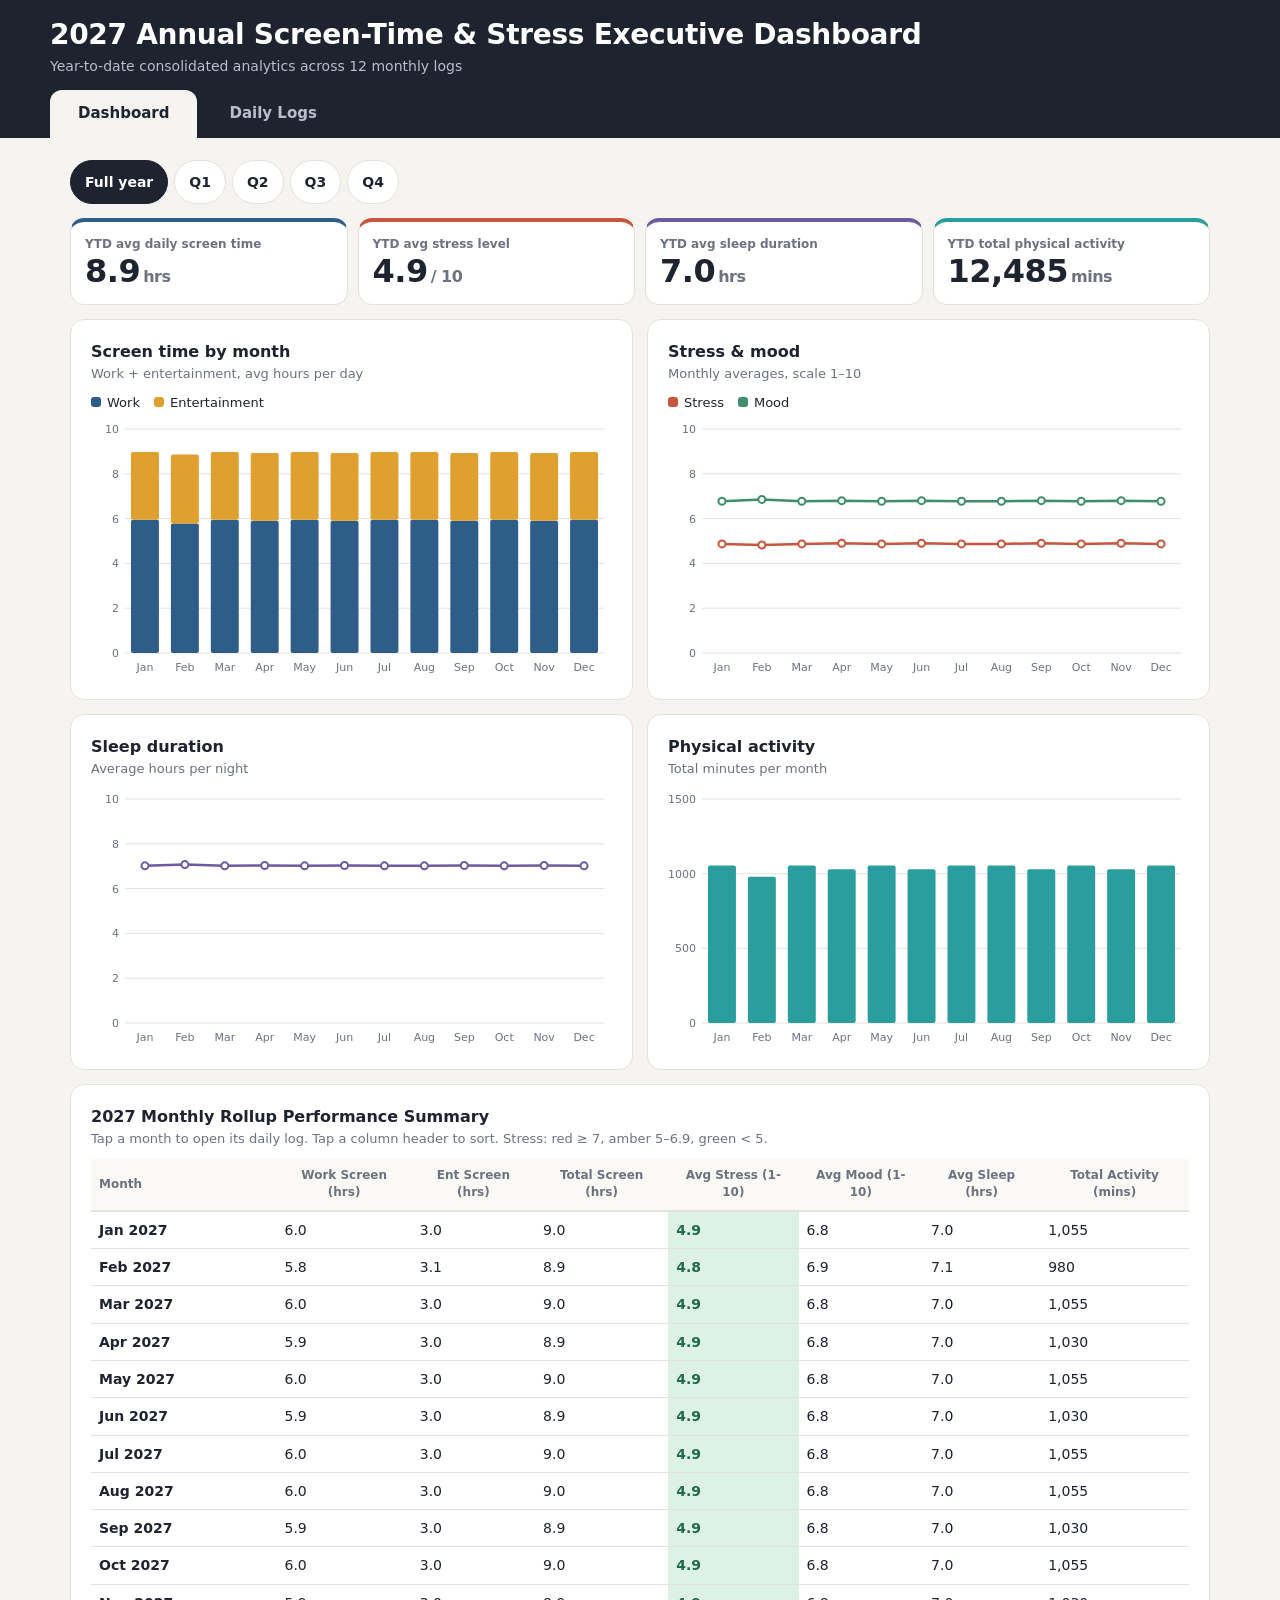
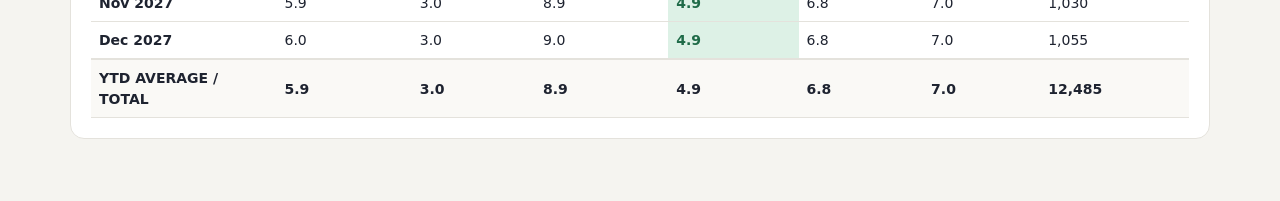
<file: screen_time_stress_dashboard_2027.html>
<!DOCTYPE html>
<html lang="en"><head>
<meta charset="UTF-8">
<meta name="viewport" content="width=device-width,initial-scale=1,viewport-fit=cover">
<title>2027 Screen-Time & Stress Dashboard</title>
<style>
:root{--bg:#F5F4F0;--card:#fff;--ink:#1E2330;--mut:#6B7280;--line:#E4E2DC;--acc:#2F5D8A;--work:#2F5D8A;--ent:#E0A030;--stress:#C8553D;--mood:#3F8F6B;--sleep:#6C5B9E;--act:#2A9D9D;--hi:#FBE3DE;--hit:#9B2C1A;--md:#FFF1D6;--mdt:#8A5A00;--lo:#DDF1E6;--lot:#1F6B48;--r:14px}
*{box-sizing:border-box;margin:0;padding:0;-webkit-tap-highlight-color:transparent}
body{font-family:system-ui,-apple-system,"Segoe UI",Roboto,Arial,sans-serif;background:var(--bg);color:var(--ink);line-height:1.45;-webkit-font-smoothing:antialiased;overflow-x:hidden}
button,input,select{font:inherit;color:inherit}button{cursor:pointer;touch-action:manipulation}
:focus-visible{outline:3px solid var(--acc);outline-offset:2px}
header{background:var(--ink);color:#fff;padding:calc(18px + env(safe-area-inset-top,0px)) 16px 0}
.hw{max-width:1180px;margin:0 auto}
h1{font-size:clamp(19px,4.6vw,28px);line-height:1.2;letter-spacing:-.3px}
header p{color:#B8BECC;font-size:14px;margin:4px 0 14px}
.tabs{display:flex;gap:4px}
.tab{flex:1;min-height:48px;background:transparent;border:0;color:#B8BECC;font-weight:600;font-size:15px;border-radius:12px 12px 0 0}
.tab.on{background:var(--bg);color:var(--ink)}
main{max-width:1180px;margin:0 auto;padding:16px 14px calc(40px + env(safe-area-inset-bottom,0px))}
.view{display:none}.view.on{display:block}
.bar{display:flex;flex-wrap:wrap;gap:8px;align-items:center;margin-bottom:14px}
.seg{display:flex;flex-wrap:wrap;gap:6px}
.chip{min-height:44px;padding:8px 14px;border-radius:99px;border:1.5px solid var(--line);background:#fff;font-size:14px;font-weight:600}
.chip.on{background:var(--ink);border-color:var(--ink);color:#fff}
.months{display:grid;grid-template-columns:repeat(4,1fr);gap:6px;margin-bottom:14px}
.months .chip{padding:8px 4px;text-align:center;border-radius:12px}
.field{display:flex;flex-direction:column;gap:3px;font-size:12px;font-weight:600;color:var(--mut);flex:1 1 150px}
.field select,.field input{min-height:46px;padding:8px 12px;border:1.5px solid var(--line);border-radius:12px;background:#fff;font-size:16px;color:var(--ink);width:100%}
.kpis{display:grid;grid-template-columns:repeat(2,1fr);gap:10px;margin-bottom:14px}
.kpi{background:var(--card);border:1px solid var(--line);border-radius:var(--r);padding:14px;border-top:4px solid var(--c)}
.kpi small{display:block;font-size:12px;font-weight:600;color:var(--mut)}
.kpi b{font-size:clamp(22px,6vw,32px);line-height:1.15;letter-spacing:-.5px}.kpi b i{font-style:normal;font-size:.5em;color:var(--mut);font-weight:600;margin-left:3px}
.card{background:var(--card);border:1px solid var(--line);border-radius:var(--r);padding:16px;margin-bottom:14px;min-width:0}
h2{font-size:16px;margin-bottom:2px}.hint{font-size:13px;color:var(--mut);margin-bottom:10px}
.grid{display:grid;gap:14px}.grid .card{margin:0}
.leg{display:flex;flex-wrap:wrap;gap:4px 14px;font-size:13px;margin:6px 0}
.leg span:before{content:"";display:inline-block;width:10px;height:10px;border-radius:3px;background:var(--c);margin-right:6px}
.ch{position:relative;width:100%}.ch svg{display:block;width:100%;height:auto}
.tip{position:absolute;pointer-events:none;background:var(--ink);color:#fff;font-size:12px;padding:8px 10px;border-radius:8px;z-index:5;white-space:nowrap;opacity:0;transition:opacity .1s}
.tip b{display:block;margin-bottom:2px}
table{width:100%;border-collapse:collapse;font-size:14px}
th{text-align:left;font-size:12px;color:var(--mut);font-weight:700;padding:8px 8px;border-bottom:2px solid var(--line);background:#FAF9F6}
th button{background:none;border:0;font-weight:700;font-size:12px;color:inherit;min-height:32px;padding:0}
td{padding:8px;border-bottom:1px solid var(--line);vertical-align:middle}
tfoot td{font-weight:700;background:#FAF9F6;border-top:2px solid var(--line)}
td.hi{background:var(--hi);color:var(--hit);font-weight:700}td.md{background:var(--md);color:var(--mdt);font-weight:700}td.lo{background:var(--lo);color:var(--lot);font-weight:700}
.rt tbody tr.click{cursor:pointer}.rt tbody tr.click:hover td{background:#F7F6F2}
td input{width:100%;min-width:0;min-height:40px;padding:6px 8px;border:1.5px solid var(--line);border-radius:10px;background:#fff;font-size:16px;text-align:center}
td.nt input{text-align:left}td.dt span{display:block;font-size:12px;color:var(--mut);font-weight:500}
td.hi input,td.md input,td.lo input{font-weight:700}
.tiles{display:grid;grid-template-columns:repeat(2,1fr);gap:8px}
.tile{background:#FAF9F6;border:1px solid var(--line);border-radius:12px;padding:10px 12px}.tile small{display:block;font-size:11px;color:var(--mut);font-weight:600}.tile b{font-size:18px}
.btn{min-height:44px;padding:8px 16px;border-radius:12px;border:1.5px solid var(--ink);background:var(--ink);color:#fff;font-weight:600;font-size:14px}.btn.sec{background:#fff;color:var(--ink)}
.empty{padding:24px;text-align:center;color:var(--mut)}
.foot{font-size:12px;color:var(--mut);text-align:center;margin-top:8px}
@media(min-width:560px){.kpis{grid-template-columns:repeat(4,1fr)}.months{grid-template-columns:repeat(6,1fr)}.tiles{grid-template-columns:repeat(4,1fr)}}
@media(min-width:960px){.months{grid-template-columns:repeat(12,1fr)}.tiles{grid-template-columns:repeat(7,1fr)}.two{grid-template-columns:1fr 1fr}main{padding:22px 20px 48px}.card{padding:20px}.tab{flex:none;padding:0 28px}}
@media(max-width:959px){
 .rt thead{display:none}.rt,.rt tbody,.rt tfoot,.rt tr,.rt td{display:block}
 .rt tr{display:grid;grid-template-columns:repeat(2,1fr);gap:6px 10px;padding:12px;border:1px solid var(--line);border-radius:12px;margin-bottom:10px;background:#fff}
 .rt td{border:0;padding:0;background:none!important;color:inherit!important}
 .rt td:before{content:attr(data-l);display:block;font-size:11px;color:var(--mut);font-weight:600;margin-bottom:2px}
 .rt td.full{grid-column:1/-1}.rt td.dt:before,.rt td.h:before{display:none}.rt td.dt b,.rt td.h b{font-size:16px}
 .rt td.hi,.rt td.md,.rt td.lo{padding:6px 8px;border-radius:8px}
 .rt td.hi{background:var(--hi)!important;color:var(--hit)!important}.rt td.md{background:var(--md)!important;color:var(--mdt)!important}.rt td.lo{background:var(--lo)!important;color:var(--lot)!important}
 .rt tfoot tr{background:#FAF9F6}
}
@media(min-width:640px) and (max-width:959px){.rt tr{grid-template-columns:repeat(4,1fr)}}
@media(prefers-reduced-motion:reduce){*{transition:none!important}}
</style></head><body>
<header><div class="hw"><h1>2027 Annual Screen-Time & Stress Executive Dashboard</h1><p>Year-to-date consolidated analytics across 12 monthly logs</p>
<div class="tabs" role="tablist"><button class="tab on" data-v="dash">Dashboard</button><button class="tab" data-v="logs">Daily Logs</button></div></div></header>
<main>
<section class="view on" id="v-dash">
 <div class="bar"><div class="seg" id="range"></div></div>
 <div class="kpis" id="kpis"></div>
 <div class="grid two">
  <div class="card"><h2>Screen time by month</h2><p class="hint">Work + entertainment, avg hours per day</p><div class="leg" id="l1"></div><div class="ch" id="c1"></div></div>
  <div class="card"><h2>Stress & mood</h2><p class="hint">Monthly averages, scale 1–10</p><div class="leg" id="l2"></div><div class="ch" id="c2"></div></div>
  <div class="card"><h2>Sleep duration</h2><p class="hint">Average hours per night</p><div class="ch" id="c3"></div></div>
  <div class="card"><h2>Physical activity</h2><p class="hint">Total minutes per month</p><div class="ch" id="c4"></div></div>
 </div>
 <div class="card" style="margin-top:14px"><h2>2027 Monthly Rollup Performance Summary</h2><p class="hint">Tap a month to open its daily log. Tap a column header to sort. Stress: red ≥ 7, amber 5–6.9, green &lt; 5.</p>
  <table class="rt" id="roll"></table></div>
</section>
<section class="view" id="v-logs">
 <div class="months" id="months"></div>
 <div class="bar">
  <label class="field">Day type<select id="fT"><option value="">All days</option><option value="w">Work sessions</option><option value="d">Digital detox & rest</option></select></label>
  <label class="field">Stress level<select id="fS"><option value="">All levels</option><option value="hi">High (8–10)</option><option value="md">Medium (5–7)</option><option value="lo">Low (1–4)</option></select></label>
  <label class="field">Search date / notes<input id="fQ" type="search" placeholder="e.g. 2027-01-1 or detox"></label>
 </div>
 <div class="card"><h2 id="lt">Daily Screen-Time & Stress Log</h2><p class="hint" id="lh"></p><div class="tiles" id="tiles"></div></div>
 <div class="card"><h2>Daily stress & mood</h2><div class="leg" id="l5"></div><div class="ch" id="c5"></div></div>
 <div class="card"><div id="logwrap"></div>
  <div class="bar" style="margin:12px 0 0"><button class="btn" id="exp">Export all data (CSV)</button><button class="btn sec" id="rst">Reset edits</button></div>
  <p class="foot">Every value is editable. Totals, averages and charts recalculate instantly and are saved in this browser.</p></div>
</section>
</main>
<script>
const SRC={"Jan 2027":[["2027-01-01",7.5,2.5,4,6,6.5,25,"Work sessions & project goals"],["2027-01-02",7.5,2.5,6,6,6.5,25,"Work sessions & project goals"],["2027-01-03",7.5,2.5,4,6,6.5,25,"Work sessions & project goals"],["2027-01-04",7.5,2.5,6,6,6.5,25,"Work sessions & project goals"],["2027-01-05",7.5,2.5,8,6,6.5,25,"Work sessions & project goals"],["2027-01-06",1.5,4.5,2,9,8.5,60,"Weekend digital detox & rest"],["2027-01-07",1.5,4.5,3,9,8.5,60,"Weekend digital detox & rest"],["2027-01-08",7.5,2.5,6,6,6.5,25,"Work sessions & project goals"],["2027-01-09",7.5,2.5,4,6,6.5,25,"Work sessions & project goals"],["2027-01-10",7.5,2.5,8,6,6.5,25,"Work sessions & project goals"],["2027-01-11",7.5,2.5,4,6,6.5,25,"Work sessions & project goals"],["2027-01-12",7.5,2.5,6,6,6.5,25,"Work sessions & project goals"],["2027-01-13",1.5,4.5,3,9,8.5,60,"Weekend digital detox & rest"],["2027-01-14",1.5,4.5,3,9,8.5,60,"Weekend digital detox & rest"],["2027-01-15",7.5,2.5,8,6,6.5,25,"Work sessions & project goals"],["2027-01-16",7.5,2.5,6,6,6.5,25,"Work sessions & project goals"],["2027-01-17",7.5,2.5,4,6,6.5,25,"Work sessions & project goals"],["2027-01-18",7.5,2.5,6,6,6.5,25,"Work sessions & project goals"],["2027-01-19",7.5,2.5,4,6,6.5,25,"Work sessions & project goals"],["2027-01-20",1.5,4.5,3,9,8.5,60,"Weekend digital detox & rest"],["2027-01-21",1.5,4.5,2,9,8.5,60,"Weekend digital detox & rest"],["2027-01-22",7.5,2.5,6,6,6.5,25,"Work sessions & project goals"],["2027-01-23",7.5,2.5,4,6,6.5,25,"Work sessions & project goals"],["2027-01-24",7.5,2.5,6,6,6.5,25,"Work sessions & project goals"],["2027-01-25",7.5,2.5,8,6,6.5,25,"Work sessions & project goals"],["2027-01-26",7.5,2.5,6,6,6.5,25,"Work sessions & project goals"],["2027-01-27",1.5,4.5,2,9,8.5,60,"Weekend digital detox & rest"],["2027-01-28",1.5,4.5,3,9,8.5,60,"Weekend digital detox & rest"],["2027-01-29",7.5,2.5,4,6,6.5,25,"Work sessions & project goals"],["2027-01-30",7.5,2.5,8,6,6.5,25,"Work sessions & project goals"],["2027-01-31",7.5,2.5,4,6,6.5,25,"Work sessions & project goals"]],"Feb 2027":[["2027-02-01",7.5,2.5,4,6,6.5,25,"Work sessions & project goals"],["2027-02-02",7.5,2.5,6,6,6.5,25,"Work sessions & project goals"],["2027-02-03",7.5,2.5,4,6,6.5,25,"Work sessions & project goals"],["2027-02-04",7.5,2.5,6,6,6.5,25,"Work sessions & project goals"],["2027-02-05",7.5,2.5,8,6,6.5,25,"Work sessions & project goals"],["2027-02-06",1.5,4.5,2,9,8.5,60,"Weekend digital detox & rest"],["2027-02-07",1.5,4.5,3,9,8.5,60,"Weekend digital detox & rest"],["2027-02-08",7.5,2.5,6,6,6.5,25,"Work sessions & project goals"],["2027-02-09",7.5,2.5,4,6,6.5,25,"Work sessions & project goals"],["2027-02-10",7.5,2.5,8,6,6.5,25,"Work sessions & project goals"],["2027-02-11",7.5,2.5,4,6,6.5,25,"Work sessions & project goals"],["2027-02-12",7.5,2.5,6,6,6.5,25,"Work sessions & project goals"],["2027-02-13",1.5,4.5,3,9,8.5,60,"Weekend digital detox & rest"],["2027-02-14",1.5,4.5,3,9,8.5,60,"Weekend digital detox & rest"],["2027-02-15",7.5,2.5,8,6,6.5,25,"Work sessions & project goals"],["2027-02-16",7.5,2.5,6,6,6.5,25,"Work sessions & project goals"],["2027-02-17",7.5,2.5,4,6,6.5,25,"Work sessions & project goals"],["2027-02-18",7.5,2.5,6,6,6.5,25,"Work sessions & project goals"],["2027-02-19",7.5,2.5,4,6,6.5,25,"Work sessions & project goals"],["2027-02-20",1.5,4.5,3,9,8.5,60,"Weekend digital detox & rest"],["2027-02-21",1.5,4.5,2,9,8.5,60,"Weekend digital detox & rest"],["2027-02-22",7.5,2.5,6,6,6.5,25,"Work sessions & project goals"],["2027-02-23",7.5,2.5,4,6,6.5,25,"Work sessions & project goals"],["2027-02-24",7.5,2.5,6,6,6.5,25,"Work sessions & project goals"],["2027-02-25",7.5,2.5,8,6,6.5,25,"Work sessions & project goals"],["2027-02-26",7.5,2.5,6,6,6.5,25,"Work sessions & project goals"],["2027-02-27",1.5,4.5,2,9,8.5,60,"Weekend digital detox & rest"],["2027-02-28",1.5,4.5,3,9,8.5,60,"Weekend digital detox & rest"]],"Mar 2027":[["2027-03-01",7.5,2.5,4,6,6.5,25,"Work sessions & project goals"],["2027-03-02",7.5,2.5,6,6,6.5,25,"Work sessions & project goals"],["2027-03-03",7.5,2.5,4,6,6.5,25,"Work sessions & project goals"],["2027-03-04",7.5,2.5,6,6,6.5,25,"Work sessions & project goals"],["2027-03-05",7.5,2.5,8,6,6.5,25,"Work sessions & project goals"],["2027-03-06",1.5,4.5,2,9,8.5,60,"Weekend digital detox & rest"],["2027-03-07",1.5,4.5,3,9,8.5,60,"Weekend digital detox & rest"],["2027-03-08",7.5,2.5,6,6,6.5,25,"Work sessions & project goals"],["2027-03-09",7.5,2.5,4,6,6.5,25,"Work sessions & project goals"],["2027-03-10",7.5,2.5,8,6,6.5,25,"Work sessions & project goals"],["2027-03-11",7.5,2.5,4,6,6.5,25,"Work sessions & project goals"],["2027-03-12",7.5,2.5,6,6,6.5,25,"Work sessions & project goals"],["2027-03-13",1.5,4.5,3,9,8.5,60,"Weekend digital detox & rest"],["2027-03-14",1.5,4.5,3,9,8.5,60,"Weekend digital detox & rest"],["2027-03-15",7.5,2.5,8,6,6.5,25,"Work sessions & project goals"],["2027-03-16",7.5,2.5,6,6,6.5,25,"Work sessions & project goals"],["2027-03-17",7.5,2.5,4,6,6.5,25,"Work sessions & project goals"],["2027-03-18",7.5,2.5,6,6,6.5,25,"Work sessions & project goals"],["2027-03-19",7.5,2.5,4,6,6.5,25,"Work sessions & project goals"],["2027-03-20",1.5,4.5,3,9,8.5,60,"Weekend digital detox & rest"],["2027-03-21",1.5,4.5,2,9,8.5,60,"Weekend digital detox & rest"],["2027-03-22",7.5,2.5,6,6,6.5,25,"Work sessions & project goals"],["2027-03-23",7.5,2.5,4,6,6.5,25,"Work sessions & project goals"],["2027-03-24",7.5,2.5,6,6,6.5,25,"Work sessions & project goals"],["2027-03-25",7.5,2.5,8,6,6.5,25,"Work sessions & project goals"],["2027-03-26",7.5,2.5,6,6,6.5,25,"Work sessions & project goals"],["2027-03-27",1.5,4.5,2,9,8.5,60,"Weekend digital detox & rest"],["2027-03-28",1.5,4.5,3,9,8.5,60,"Weekend digital detox & rest"],["2027-03-29",7.5,2.5,4,6,6.5,25,"Work sessions & project goals"],["2027-03-30",7.5,2.5,8,6,6.5,25,"Work sessions & project goals"],["2027-03-31",7.5,2.5,4,6,6.5,25,"Work sessions & project goals"]],"Apr 2027":[["2027-04-01",7.5,2.5,4,6,6.5,25,"Work sessions & project goals"],["2027-04-02",7.5,2.5,6,6,6.5,25,"Work sessions & project goals"],["2027-04-03",7.5,2.5,4,6,6.5,25,"Work sessions & project goals"],["2027-04-04",7.5,2.5,6,6,6.5,25,"Work sessions & project goals"],["2027-04-05",7.5,2.5,8,6,6.5,25,"Work sessions & project goals"],["2027-04-06",1.5,4.5,2,9,8.5,60,"Weekend digital detox & rest"],["2027-04-07",1.5,4.5,3,9,8.5,60,"Weekend digital detox & rest"],["2027-04-08",7.5,2.5,6,6,6.5,25,"Work sessions & project goals"],["2027-04-09",7.5,2.5,4,6,6.5,25,"Work sessions & project goals"],["2027-04-10",7.5,2.5,8,6,6.5,25,"Work sessions & project goals"],["2027-04-11",7.5,2.5,4,6,6.5,25,"Work sessions & project goals"],["2027-04-12",7.5,2.5,6,6,6.5,25,"Work sessions & project goals"],["2027-04-13",1.5,4.5,3,9,8.5,60,"Weekend digital detox & rest"],["2027-04-14",1.5,4.5,3,9,8.5,60,"Weekend digital detox & rest"],["2027-04-15",7.5,2.5,8,6,6.5,25,"Work sessions & project goals"],["2027-04-16",7.5,2.5,6,6,6.5,25,"Work sessions & project goals"],["2027-04-17",7.5,2.5,4,6,6.5,25,"Work sessions & project goals"],["2027-04-18",7.5,2.5,6,6,6.5,25,"Work sessions & project goals"],["2027-04-19",7.5,2.5,4,6,6.5,25,"Work sessions & project goals"],["2027-04-20",1.5,4.5,3,9,8.5,60,"Weekend digital detox & rest"],["2027-04-21",1.5,4.5,2,9,8.5,60,"Weekend digital detox & rest"],["2027-04-22",7.5,2.5,6,6,6.5,25,"Work sessions & project goals"],["2027-04-23",7.5,2.5,4,6,6.5,25,"Work sessions & project goals"],["2027-04-24",7.5,2.5,6,6,6.5,25,"Work sessions & project goals"],["2027-04-25",7.5,2.5,8,6,6.5,25,"Work sessions & project goals"],["2027-04-26",7.5,2.5,6,6,6.5,25,"Work sessions & project goals"],["2027-04-27",1.5,4.5,2,9,8.5,60,"Weekend digital detox & rest"],["2027-04-28",1.5,4.5,3,9,8.5,60,"Weekend digital detox & rest"],["2027-04-29",7.5,2.5,4,6,6.5,25,"Work sessions & project goals"],["2027-04-30",7.5,2.5,8,6,6.5,25,"Work sessions & project goals"]],"May 2027":[["2027-05-01",7.5,2.5,4,6,6.5,25,"Work sessions & project goals"],["2027-05-02",7.5,2.5,6,6,6.5,25,"Work sessions & project goals"],["2027-05-03",7.5,2.5,4,6,6.5,25,"Work sessions & project goals"],["2027-05-04",7.5,2.5,6,6,6.5,25,"Work sessions & project goals"],["2027-05-05",7.5,2.5,8,6,6.5,25,"Work sessions & project goals"],["2027-05-06",1.5,4.5,2,9,8.5,60,"Weekend digital detox & rest"],["2027-05-07",1.5,4.5,3,9,8.5,60,"Weekend digital detox & rest"],["2027-05-08",7.5,2.5,6,6,6.5,25,"Work sessions & project goals"],["2027-05-09",7.5,2.5,4,6,6.5,25,"Work sessions & project goals"],["2027-05-10",7.5,2.5,8,6,6.5,25,"Work sessions & project goals"],["2027-05-11",7.5,2.5,4,6,6.5,25,"Work sessions & project goals"],["2027-05-12",7.5,2.5,6,6,6.5,25,"Work sessions & project goals"],["2027-05-13",1.5,4.5,3,9,8.5,60,"Weekend digital detox & rest"],["2027-05-14",1.5,4.5,3,9,8.5,60,"Weekend digital detox & rest"],["2027-05-15",7.5,2.5,8,6,6.5,25,"Work sessions & project goals"],["2027-05-16",7.5,2.5,6,6,6.5,25,"Work sessions & project goals"],["2027-05-17",7.5,2.5,4,6,6.5,25,"Work sessions & project goals"],["2027-05-18",7.5,2.5,6,6,6.5,25,"Work sessions & project goals"],["2027-05-19",7.5,2.5,4,6,6.5,25,"Work sessions & project goals"],["2027-05-20",1.5,4.5,3,9,8.5,60,"Weekend digital detox & rest"],["2027-05-21",1.5,4.5,2,9,8.5,60,"Weekend digital detox & rest"],["2027-05-22",7.5,2.5,6,6,6.5,25,"Work sessions & project goals"],["2027-05-23",7.5,2.5,4,6,6.5,25,"Work sessions & project goals"],["2027-05-24",7.5,2.5,6,6,6.5,25,"Work sessions & project goals"],["2027-05-25",7.5,2.5,8,6,6.5,25,"Work sessions & project goals"],["2027-05-26",7.5,2.5,6,6,6.5,25,"Work sessions & project goals"],["2027-05-27",1.5,4.5,2,9,8.5,60,"Weekend digital detox & rest"],["2027-05-28",1.5,4.5,3,9,8.5,60,"Weekend digital detox & rest"],["2027-05-29",7.5,2.5,4,6,6.5,25,"Work sessions & project goals"],["2027-05-30",7.5,2.5,8,6,6.5,25,"Work sessions & project goals"],["2027-05-31",7.5,2.5,4,6,6.5,25,"Work sessions & project goals"]],"Jun 2027":[["2027-06-01",7.5,2.5,4,6,6.5,25,"Work sessions & project goals"],["2027-06-02",7.5,2.5,6,6,6.5,25,"Work sessions & project goals"],["2027-06-03",7.5,2.5,4,6,6.5,25,"Work sessions & project goals"],["2027-06-04",7.5,2.5,6,6,6.5,25,"Work sessions & project goals"],["2027-06-05",7.5,2.5,8,6,6.5,25,"Work sessions & project goals"],["2027-06-06",1.5,4.5,2,9,8.5,60,"Weekend digital detox & rest"],["2027-06-07",1.5,4.5,3,9,8.5,60,"Weekend digital detox & rest"],["2027-06-08",7.5,2.5,6,6,6.5,25,"Work sessions & project goals"],["2027-06-09",7.5,2.5,4,6,6.5,25,"Work sessions & project goals"],["2027-06-10",7.5,2.5,8,6,6.5,25,"Work sessions & project goals"],["2027-06-11",7.5,2.5,4,6,6.5,25,"Work sessions & project goals"],["2027-06-12",7.5,2.5,6,6,6.5,25,"Work sessions & project goals"],["2027-06-13",1.5,4.5,3,9,8.5,60,"Weekend digital detox & rest"],["2027-06-14",1.5,4.5,3,9,8.5,60,"Weekend digital detox & rest"],["2027-06-15",7.5,2.5,8,6,6.5,25,"Work sessions & project goals"],["2027-06-16",7.5,2.5,6,6,6.5,25,"Work sessions & project goals"],["2027-06-17",7.5,2.5,4,6,6.5,25,"Work sessions & project goals"],["2027-06-18",7.5,2.5,6,6,6.5,25,"Work sessions & project goals"],["2027-06-19",7.5,2.5,4,6,6.5,25,"Work sessions & project goals"],["2027-06-20",1.5,4.5,3,9,8.5,60,"Weekend digital detox & rest"],["2027-06-21",1.5,4.5,2,9,8.5,60,"Weekend digital detox & rest"],["2027-06-22",7.5,2.5,6,6,6.5,25,"Work sessions & project goals"],["2027-06-23",7.5,2.5,4,6,6.5,25,"Work sessions & project goals"],["2027-06-24",7.5,2.5,6,6,6.5,25,"Work sessions & project goals"],["2027-06-25",7.5,2.5,8,6,6.5,25,"Work sessions & project goals"],["2027-06-26",7.5,2.5,6,6,6.5,25,"Work sessions & project goals"],["2027-06-27",1.5,4.5,2,9,8.5,60,"Weekend digital detox & rest"],["2027-06-28",1.5,4.5,3,9,8.5,60,"Weekend digital detox & rest"],["2027-06-29",7.5,2.5,4,6,6.5,25,"Work sessions & project goals"],["2027-06-30",7.5,2.5,8,6,6.5,25,"Work sessions & project goals"]],"Jul 2027":[["2027-07-01",7.5,2.5,4,6,6.5,25,"Work sessions & project goals"],["2027-07-02",7.5,2.5,6,6,6.5,25,"Work sessions & project goals"],["2027-07-03",7.5,2.5,4,6,6.5,25,"Work sessions & project goals"],["2027-07-04",7.5,2.5,6,6,6.5,25,"Work sessions & project goals"],["2027-07-05",7.5,2.5,8,6,6.5,25,"Work sessions & project goals"],["2027-07-06",1.5,4.5,2,9,8.5,60,"Weekend digital detox & rest"],["2027-07-07",1.5,4.5,3,9,8.5,60,"Weekend digital detox & rest"],["2027-07-08",7.5,2.5,6,6,6.5,25,"Work sessions & project goals"],["2027-07-09",7.5,2.5,4,6,6.5,25,"Work sessions & project goals"],["2027-07-10",7.5,2.5,8,6,6.5,25,"Work sessions & project goals"],["2027-07-11",7.5,2.5,4,6,6.5,25,"Work sessions & project goals"],["2027-07-12",7.5,2.5,6,6,6.5,25,"Work sessions & project goals"],["2027-07-13",1.5,4.5,3,9,8.5,60,"Weekend digital detox & rest"],["2027-07-14",1.5,4.5,3,9,8.5,60,"Weekend digital detox & rest"],["2027-07-15",7.5,2.5,8,6,6.5,25,"Work sessions & project goals"],["2027-07-16",7.5,2.5,6,6,6.5,25,"Work sessions & project goals"],["2027-07-17",7.5,2.5,4,6,6.5,25,"Work sessions & project goals"],["2027-07-18",7.5,2.5,6,6,6.5,25,"Work sessions & project goals"],["2027-07-19",7.5,2.5,4,6,6.5,25,"Work sessions & project goals"],["2027-07-20",1.5,4.5,3,9,8.5,60,"Weekend digital detox & rest"],["2027-07-21",1.5,4.5,2,9,8.5,60,"Weekend digital detox & rest"],["2027-07-22",7.5,2.5,6,6,6.5,25,"Work sessions & project goals"],["2027-07-23",7.5,2.5,4,6,6.5,25,"Work sessions & project goals"],["2027-07-24",7.5,2.5,6,6,6.5,25,"Work sessions & project goals"],["2027-07-25",7.5,2.5,8,6,6.5,25,"Work sessions & project goals"],["2027-07-26",7.5,2.5,6,6,6.5,25,"Work sessions & project goals"],["2027-07-27",1.5,4.5,2,9,8.5,60,"Weekend digital detox & rest"],["2027-07-28",1.5,4.5,3,9,8.5,60,"Weekend digital detox & rest"],["2027-07-29",7.5,2.5,4,6,6.5,25,"Work sessions & project goals"],["2027-07-30",7.5,2.5,8,6,6.5,25,"Work sessions & project goals"],["2027-07-31",7.5,2.5,4,6,6.5,25,"Work sessions & project goals"]],"Aug 2027":[["2027-08-01",7.5,2.5,4,6,6.5,25,"Work sessions & project goals"],["2027-08-02",7.5,2.5,6,6,6.5,25,"Work sessions & project goals"],["2027-08-03",7.5,2.5,4,6,6.5,25,"Work sessions & project goals"],["2027-08-04",7.5,2.5,6,6,6.5,25,"Work sessions & project goals"],["2027-08-05",7.5,2.5,8,6,6.5,25,"Work sessions & project goals"],["2027-08-06",1.5,4.5,2,9,8.5,60,"Weekend digital detox & rest"],["2027-08-07",1.5,4.5,3,9,8.5,60,"Weekend digital detox & rest"],["2027-08-08",7.5,2.5,6,6,6.5,25,"Work sessions & project goals"],["2027-08-09",7.5,2.5,4,6,6.5,25,"Work sessions & project goals"],["2027-08-10",7.5,2.5,8,6,6.5,25,"Work sessions & project goals"],["2027-08-11",7.5,2.5,4,6,6.5,25,"Work sessions & project goals"],["2027-08-12",7.5,2.5,6,6,6.5,25,"Work sessions & project goals"],["2027-08-13",1.5,4.5,3,9,8.5,60,"Weekend digital detox & rest"],["2027-08-14",1.5,4.5,3,9,8.5,60,"Weekend digital detox & rest"],["2027-08-15",7.5,2.5,8,6,6.5,25,"Work sessions & project goals"],["2027-08-16",7.5,2.5,6,6,6.5,25,"Work sessions & project goals"],["2027-08-17",7.5,2.5,4,6,6.5,25,"Work sessions & project goals"],["2027-08-18",7.5,2.5,6,6,6.5,25,"Work sessions & project goals"],["2027-08-19",7.5,2.5,4,6,6.5,25,"Work sessions & project goals"],["2027-08-20",1.5,4.5,3,9,8.5,60,"Weekend digital detox & rest"],["2027-08-21",1.5,4.5,2,9,8.5,60,"Weekend digital detox & rest"],["2027-08-22",7.5,2.5,6,6,6.5,25,"Work sessions & project goals"],["2027-08-23",7.5,2.5,4,6,6.5,25,"Work sessions & project goals"],["2027-08-24",7.5,2.5,6,6,6.5,25,"Work sessions & project goals"],["2027-08-25",7.5,2.5,8,6,6.5,25,"Work sessions & project goals"],["2027-08-26",7.5,2.5,6,6,6.5,25,"Work sessions & project goals"],["2027-08-27",1.5,4.5,2,9,8.5,60,"Weekend digital detox & rest"],["2027-08-28",1.5,4.5,3,9,8.5,60,"Weekend digital detox & rest"],["2027-08-29",7.5,2.5,4,6,6.5,25,"Work sessions & project goals"],["2027-08-30",7.5,2.5,8,6,6.5,25,"Work sessions & project goals"],["2027-08-31",7.5,2.5,4,6,6.5,25,"Work sessions & project goals"]],"Sep 2027":[["2027-09-01",7.5,2.5,4,6,6.5,25,"Work sessions & project goals"],["2027-09-02",7.5,2.5,6,6,6.5,25,"Work sessions & project goals"],["2027-09-03",7.5,2.5,4,6,6.5,25,"Work sessions & project goals"],["2027-09-04",7.5,2.5,6,6,6.5,25,"Work sessions & project goals"],["2027-09-05",7.5,2.5,8,6,6.5,25,"Work sessions & project goals"],["2027-09-06",1.5,4.5,2,9,8.5,60,"Weekend digital detox & rest"],["2027-09-07",1.5,4.5,3,9,8.5,60,"Weekend digital detox & rest"],["2027-09-08",7.5,2.5,6,6,6.5,25,"Work sessions & project goals"],["2027-09-09",7.5,2.5,4,6,6.5,25,"Work sessions & project goals"],["2027-09-10",7.5,2.5,8,6,6.5,25,"Work sessions & project goals"],["2027-09-11",7.5,2.5,4,6,6.5,25,"Work sessions & project goals"],["2027-09-12",7.5,2.5,6,6,6.5,25,"Work sessions & project goals"],["2027-09-13",1.5,4.5,3,9,8.5,60,"Weekend digital detox & rest"],["2027-09-14",1.5,4.5,3,9,8.5,60,"Weekend digital detox & rest"],["2027-09-15",7.5,2.5,8,6,6.5,25,"Work sessions & project goals"],["2027-09-16",7.5,2.5,6,6,6.5,25,"Work sessions & project goals"],["2027-09-17",7.5,2.5,4,6,6.5,25,"Work sessions & project goals"],["2027-09-18",7.5,2.5,6,6,6.5,25,"Work sessions & project goals"],["2027-09-19",7.5,2.5,4,6,6.5,25,"Work sessions & project goals"],["2027-09-20",1.5,4.5,3,9,8.5,60,"Weekend digital detox & rest"],["2027-09-21",1.5,4.5,2,9,8.5,60,"Weekend digital detox & rest"],["2027-09-22",7.5,2.5,6,6,6.5,25,"Work sessions & project goals"],["2027-09-23",7.5,2.5,4,6,6.5,25,"Work sessions & project goals"],["2027-09-24",7.5,2.5,6,6,6.5,25,"Work sessions & project goals"],["2027-09-25",7.5,2.5,8,6,6.5,25,"Work sessions & project goals"],["2027-09-26",7.5,2.5,6,6,6.5,25,"Work sessions & project goals"],["2027-09-27",1.5,4.5,2,9,8.5,60,"Weekend digital detox & rest"],["2027-09-28",1.5,4.5,3,9,8.5,60,"Weekend digital detox & rest"],["2027-09-29",7.5,2.5,4,6,6.5,25,"Work sessions & project goals"],["2027-09-30",7.5,2.5,8,6,6.5,25,"Work sessions & project goals"]],"Oct 2027":[["2027-10-01",7.5,2.5,4,6,6.5,25,"Work sessions & project goals"],["2027-10-02",7.5,2.5,6,6,6.5,25,"Work sessions & project goals"],["2027-10-03",7.5,2.5,4,6,6.5,25,"Work sessions & project goals"],["2027-10-04",7.5,2.5,6,6,6.5,25,"Work sessions & project goals"],["2027-10-05",7.5,2.5,8,6,6.5,25,"Work sessions & project goals"],["2027-10-06",1.5,4.5,2,9,8.5,60,"Weekend digital detox & rest"],["2027-10-07",1.5,4.5,3,9,8.5,60,"Weekend digital detox & rest"],["2027-10-08",7.5,2.5,6,6,6.5,25,"Work sessions & project goals"],["2027-10-09",7.5,2.5,4,6,6.5,25,"Work sessions & project goals"],["2027-10-10",7.5,2.5,8,6,6.5,25,"Work sessions & project goals"],["2027-10-11",7.5,2.5,4,6,6.5,25,"Work sessions & project goals"],["2027-10-12",7.5,2.5,6,6,6.5,25,"Work sessions & project goals"],["2027-10-13",1.5,4.5,3,9,8.5,60,"Weekend digital detox & rest"],["2027-10-14",1.5,4.5,3,9,8.5,60,"Weekend digital detox & rest"],["2027-10-15",7.5,2.5,8,6,6.5,25,"Work sessions & project goals"],["2027-10-16",7.5,2.5,6,6,6.5,25,"Work sessions & project goals"],["2027-10-17",7.5,2.5,4,6,6.5,25,"Work sessions & project goals"],["2027-10-18",7.5,2.5,6,6,6.5,25,"Work sessions & project goals"],["2027-10-19",7.5,2.5,4,6,6.5,25,"Work sessions & project goals"],["2027-10-20",1.5,4.5,3,9,8.5,60,"Weekend digital detox & rest"],["2027-10-21",1.5,4.5,2,9,8.5,60,"Weekend digital detox & rest"],["2027-10-22",7.5,2.5,6,6,6.5,25,"Work sessions & project goals"],["2027-10-23",7.5,2.5,4,6,6.5,25,"Work sessions & project goals"],["2027-10-24",7.5,2.5,6,6,6.5,25,"Work sessions & project goals"],["2027-10-25",7.5,2.5,8,6,6.5,25,"Work sessions & project goals"],["2027-10-26",7.5,2.5,6,6,6.5,25,"Work sessions & project goals"],["2027-10-27",1.5,4.5,2,9,8.5,60,"Weekend digital detox & rest"],["2027-10-28",1.5,4.5,3,9,8.5,60,"Weekend digital detox & rest"],["2027-10-29",7.5,2.5,4,6,6.5,25,"Work sessions & project goals"],["2027-10-30",7.5,2.5,8,6,6.5,25,"Work sessions & project goals"],["2027-10-31",7.5,2.5,4,6,6.5,25,"Work sessions & project goals"]],"Nov 2027":[["2027-11-01",7.5,2.5,4,6,6.5,25,"Work sessions & project goals"],["2027-11-02",7.5,2.5,6,6,6.5,25,"Work sessions & project goals"],["2027-11-03",7.5,2.5,4,6,6.5,25,"Work sessions & project goals"],["2027-11-04",7.5,2.5,6,6,6.5,25,"Work sessions & project goals"],["2027-11-05",7.5,2.5,8,6,6.5,25,"Work sessions & project goals"],["2027-11-06",1.5,4.5,2,9,8.5,60,"Weekend digital detox & rest"],["2027-11-07",1.5,4.5,3,9,8.5,60,"Weekend digital detox & rest"],["2027-11-08",7.5,2.5,6,6,6.5,25,"Work sessions & project goals"],["2027-11-09",7.5,2.5,4,6,6.5,25,"Work sessions & project goals"],["2027-11-10",7.5,2.5,8,6,6.5,25,"Work sessions & project goals"],["2027-11-11",7.5,2.5,4,6,6.5,25,"Work sessions & project goals"],["2027-11-12",7.5,2.5,6,6,6.5,25,"Work sessions & project goals"],["2027-11-13",1.5,4.5,3,9,8.5,60,"Weekend digital detox & rest"],["2027-11-14",1.5,4.5,3,9,8.5,60,"Weekend digital detox & rest"],["2027-11-15",7.5,2.5,8,6,6.5,25,"Work sessions & project goals"],["2027-11-16",7.5,2.5,6,6,6.5,25,"Work sessions & project goals"],["2027-11-17",7.5,2.5,4,6,6.5,25,"Work sessions & project goals"],["2027-11-18",7.5,2.5,6,6,6.5,25,"Work sessions & project goals"],["2027-11-19",7.5,2.5,4,6,6.5,25,"Work sessions & project goals"],["2027-11-20",1.5,4.5,3,9,8.5,60,"Weekend digital detox & rest"],["2027-11-21",1.5,4.5,2,9,8.5,60,"Weekend digital detox & rest"],["2027-11-22",7.5,2.5,6,6,6.5,25,"Work sessions & project goals"],["2027-11-23",7.5,2.5,4,6,6.5,25,"Work sessions & project goals"],["2027-11-24",7.5,2.5,6,6,6.5,25,"Work sessions & project goals"],["2027-11-25",7.5,2.5,8,6,6.5,25,"Work sessions & project goals"],["2027-11-26",7.5,2.5,6,6,6.5,25,"Work sessions & project goals"],["2027-11-27",1.5,4.5,2,9,8.5,60,"Weekend digital detox & rest"],["2027-11-28",1.5,4.5,3,9,8.5,60,"Weekend digital detox & rest"],["2027-11-29",7.5,2.5,4,6,6.5,25,"Work sessions & project goals"],["2027-11-30",7.5,2.5,8,6,6.5,25,"Work sessions & project goals"]],"Dec 2027":[["2027-12-01",7.5,2.5,4,6,6.5,25,"Work sessions & project goals"],["2027-12-02",7.5,2.5,6,6,6.5,25,"Work sessions & project goals"],["2027-12-03",7.5,2.5,4,6,6.5,25,"Work sessions & project goals"],["2027-12-04",7.5,2.5,6,6,6.5,25,"Work sessions & project goals"],["2027-12-05",7.5,2.5,8,6,6.5,25,"Work sessions & project goals"],["2027-12-06",1.5,4.5,2,9,8.5,60,"Weekend digital detox & rest"],["2027-12-07",1.5,4.5,3,9,8.5,60,"Weekend digital detox & rest"],["2027-12-08",7.5,2.5,6,6,6.5,25,"Work sessions & project goals"],["2027-12-09",7.5,2.5,4,6,6.5,25,"Work sessions & project goals"],["2027-12-10",7.5,2.5,8,6,6.5,25,"Work sessions & project goals"],["2027-12-11",7.5,2.5,4,6,6.5,25,"Work sessions & project goals"],["2027-12-12",7.5,2.5,6,6,6.5,25,"Work sessions & project goals"],["2027-12-13",1.5,4.5,3,9,8.5,60,"Weekend digital detox & rest"],["2027-12-14",1.5,4.5,3,9,8.5,60,"Weekend digital detox & rest"],["2027-12-15",7.5,2.5,8,6,6.5,25,"Work sessions & project goals"],["2027-12-16",7.5,2.5,6,6,6.5,25,"Work sessions & project goals"],["2027-12-17",7.5,2.5,4,6,6.5,25,"Work sessions & project goals"],["2027-12-18",7.5,2.5,6,6,6.5,25,"Work sessions & project goals"],["2027-12-19",7.5,2.5,4,6,6.5,25,"Work sessions & project goals"],["2027-12-20",1.5,4.5,3,9,8.5,60,"Weekend digital detox & rest"],["2027-12-21",1.5,4.5,2,9,8.5,60,"Weekend digital detox & rest"],["2027-12-22",7.5,2.5,6,6,6.5,25,"Work sessions & project goals"],["2027-12-23",7.5,2.5,4,6,6.5,25,"Work sessions & project goals"],["2027-12-24",7.5,2.5,6,6,6.5,25,"Work sessions & project goals"],["2027-12-25",7.5,2.5,8,6,6.5,25,"Work sessions & project goals"],["2027-12-26",7.5,2.5,6,6,6.5,25,"Work sessions & project goals"],["2027-12-27",1.5,4.5,2,9,8.5,60,"Weekend digital detox & rest"],["2027-12-28",1.5,4.5,3,9,8.5,60,"Weekend digital detox & rest"],["2027-12-29",7.5,2.5,4,6,6.5,25,"Work sessions & project goals"],["2027-12-30",7.5,2.5,8,6,6.5,25,"Work sessions & project goals"],["2027-12-31",7.5,2.5,4,6,6.5,25,"Work sessions & project goals"]]};
const MN=Object.keys(SRC),SH=MN.map(m=>m.slice(0,3)),KEY="st2027";
let D=JSON.parse(JSON.stringify(SRC));
try{const s=localStorage.getItem(KEY);if(s)D=JSON.parse(s)}catch(e){}
const $=id=>document.getElementById(id),C={work:"#2F5D8A",ent:"#E0A030",stress:"#C8553D",mood:"#3F8F6B",sleep:"#6C5B9E",act:"#2A9D9D"};
const avg=a=>a.length?a.reduce((x,y)=>x+y,0)/a.length:0,f1=v=>(Math.round(v*10)/10).toFixed(1),f2=v=>(Math.round(v*100)/100).toString();
const DAYS=["Sun","Mon","Tue","Wed","Thu","Fri","Sat"],dn=s=>DAYS[new Date(s+"T00:00:00Z").getUTCDay()];
function agg(rows){return{work:avg(rows.map(r=>r[1])),ent:avg(rows.map(r=>r[2])),tot:avg(rows.map(r=>r[1]+r[2])),stress:avg(rows.map(r=>r[3])),mood:avg(rows.map(r=>r[4])),sleep:avg(rows.map(r=>r[5])),act:rows.reduce((a,r)=>a+r[6],0)}}
const MA=()=>MN.map(m=>agg(D[m]));
const rcls=v=>v>=7?"hi":v>=5?"md":"lo",dcls=v=>v>=8?"hi":v>=5?"md":"lo",mcls=v=>v<=4?"hi":v>=8?"lo":"md";
let view="dash",rng="all",sel=0,sortK=null,sortD=1;
const RG={all:["Full year",0,12],q1:["Q1",0,3],q2:["Q2",3,6],q3:["Q3",6,9],q4:["Q4",9,12]};
/* charts */
function chart(el,o){const W=Math.max(260,el.clientWidth||320),H=W<480?220:260,L=34,R=8,T=10,B=26,pw=W-L-R,ph=H-T-B,n=o.labels.length;
 let mx=o.max;if(!mx){const v=o.stack?o.labels.map((_,i)=>o.series.reduce((a,s)=>a+s.v[i],0)):o.series.flatMap(s=>s.v);mx=Math.max(...v,1)}
 const st=[1,2,2.5,5,10,20,25,50,100,200,500,1000,2000,5000,10000].find(s=>mx/s<=5)||10000;mx=Math.ceil(mx/st)*st;const mn=o.min||0,Y=v=>T+ph-(v-mn)/(mx-mn)*ph,bw=pw/n,X=i=>L+bw*(i+.5);
 let s=`<svg viewBox="0 0 ${W} ${H}" role="img" aria-label="${o.label}">`;
 for(let g=mn;g<=mx+1e-9;g+=st){s+=`<line x1="${L}" x2="${W-R}" y1="${Y(g)}" y2="${Y(g)}" stroke="#E4E2DC"/><text x="${L-6}" y="${Y(g)+4}" text-anchor="end" font-size="11" fill="#6B7280">${g}</text>`}
 const step=Math.ceil(n*(o.lw||30)/pw);o.labels.forEach((l,i)=>{if(i%step==0)s+=`<text x="${X(i)}" y="${H-8}" text-anchor="middle" font-size="11" fill="#6B7280">${l}</text>`});
 if(o.type=="bar"){const k=o.stack?1:o.series.length,w=Math.min(bw*.7/k,46);o.series.forEach((se,j)=>se.v.forEach((v,i)=>{const base=o.stack?o.series.slice(0,j).reduce((a,x)=>a+x.v[i],0):0,x=X(i)-w*k/2+(o.stack?0:j*w),y0=Y(base),y1=Y(base+v);s+=`<rect x="${x}" y="${y1}" width="${w}" height="${Math.max(0,y0-y1)}" rx="2" fill="${se.c}"/>`}))}
 else o.series.forEach(se=>{s+=`<polyline fill="none" stroke="${se.c}" stroke-width="2.5" stroke-linejoin="round" points="${se.v.map((v,i)=>X(i)+","+Y(v)).join(" ")}"/>`;if(n<=14)se.v.forEach((v,i)=>s+=`<circle cx="${X(i)}" cy="${Y(v)}" r="3.5" fill="#fff" stroke="${se.c}" stroke-width="2"/>`)});
 s+=`<line id="g" y1="${T}" y2="${T+ph}" stroke="#1E2330" stroke-opacity=".25" style="display:none"/></svg><div class="tip"></div>`;el.innerHTML=s;
 const svg=el.firstChild,tip=el.lastChild,g=svg.querySelector("#g");
 const mv=e=>{const r=svg.getBoundingClientRect(),x=(e.clientX-r.left)*W/r.width,i=Math.min(n-1,Math.max(0,Math.floor((x-L)/bw)));
  tip.innerHTML=`<b>${o.full?o.full[i]:o.labels[i]}</b>`+o.series.map(se=>`<span style="color:${se.c}">●</span> ${se.n}: ${f2(se.v[i])}${o.unit||""}`).join("<br>");tip.style.opacity=1;
  const tx=X(i)*r.width/W;tip.style.left=Math.min(Math.max(tx-tip.offsetWidth/2,0),el.clientWidth-tip.offsetWidth)+"px";tip.style.top="0px";g.setAttribute("x1",X(i));g.setAttribute("x2",X(i));g.style.display="block"};
 svg.onpointermove=svg.onpointerdown=mv;svg.onpointerleave=()=>{tip.style.opacity=0;g.style.display="none"}}
const leg=(id,a)=>$(id).innerHTML=a.map(([n,c])=>`<span style="--c:${c}">${n}</span>`).join("");
/* dashboard */
function dash(){const[,a,b]=RG[rng],ix=[...Array(b-a).keys()].map(i=>i+a),M=MA(),P=ix.map(i=>M[i]),Y=k=>P.map(p=>p[k]);
 $("range").innerHTML=Object.entries(RG).map(([k,v])=>`<button class="chip${k==rng?" on":""}" data-r="${k}">${v[0]}</button>`).join("");
 const lb=rng=="all"?"YTD":RG[rng][0],K=[[lb+" avg daily screen time",f1(avg(Y("tot"))),"hrs",C.work],[lb+" avg stress level",f1(avg(Y("stress"))),"/ 10",C.stress],[lb+" avg sleep duration",f1(avg(Y("sleep"))),"hrs",C.sleep],[lb+" total physical activity",Y("act").reduce((x,y)=>x+y,0).toLocaleString(),"mins",C.act]];
 $("kpis").innerHTML=K.map(k=>`<div class="kpi" style="--c:${k[3]}"><small>${k[0]}</small><b>${k[1]}<i>${k[2]}</i></b></div>`).join("");
 const lab=ix.map(i=>SH[i]),full=ix.map(i=>MN[i]);
 leg("l1",[["Work",C.work],["Entertainment",C.ent]]);leg("l2",[["Stress",C.stress],["Mood",C.mood]]);
 chart($("c1"),{labels:lab,full,type:"bar",stack:1,unit:" h",label:"Screen time by month",series:[{n:"Work",v:Y("work"),c:C.work},{n:"Entertainment",v:Y("ent"),c:C.ent}]});
 chart($("c2"),{labels:lab,full,type:"line",min:0,max:10,label:"Stress and mood",series:[{n:"Stress",v:Y("stress"),c:C.stress},{n:"Mood",v:Y("mood"),c:C.mood}]});
 chart($("c3"),{labels:lab,full,type:"line",min:0,max:10,unit:" h",label:"Sleep",series:[{n:"Sleep",v:Y("sleep"),c:C.sleep}]});
 chart($("c4"),{labels:lab,full,type:"bar",unit:" min",label:"Activity",series:[{n:"Activity",v:Y("act"),c:C.act}]});
 let rows=ix.map(i=>({i,...M[i]}));if(sortK)rows.sort((x,y)=>(sortK=="m"?x.i-y.i:x[sortK]-y[sortK])*sortD);
 const H=[["m","Month"],["work","Work Screen (hrs)"],["ent","Ent Screen (hrs)"],["tot","Total Screen (hrs)"],["stress","Avg Stress (1-10)"],["mood","Avg Mood (1-10)"],["sleep","Avg Sleep (hrs)"],["act","Total Activity (mins)"]];
 const cell=(l,v,c="")=>`<td data-l="${l}" class="${c}">${v}</td>`,T=agg(ix.flatMap(i=>D[MN[i]])),ytd={work:avg(Y("work")),ent:avg(Y("ent")),tot:avg(Y("tot")),stress:avg(Y("stress")),mood:avg(Y("mood")),sleep:avg(Y("sleep")),act:Y("act").reduce((x,y)=>x+y,0)};
 $("roll").innerHTML=`<thead><tr>${H.map(h=>`<th><button data-s="${h[0]}">${h[1]}${sortK==h[0]?(sortD>0?" ▲":" ▼"):""}</button></th>`).join("")}</tr></thead><tbody>`+rows.map(r=>`<tr class="click" data-m="${r.i}"><td class="h" data-l="Month"><b>${MN[r.i]}</b></td>${cell("Work Screen (hrs)",f1(r.work))}${cell("Ent Screen (hrs)",f1(r.ent))}${cell("Total Screen (hrs)",f1(r.tot))}${cell("Avg Stress (1-10)",f1(r.stress),rcls(r.stress))}${cell("Avg Mood (1-10)",f1(r.mood))}${cell("Avg Sleep (hrs)",f1(r.sleep))}${cell("Total Activity (mins)",r.act.toLocaleString())}</tr>`).join("")+`</tbody><tfoot><tr><td class="h" data-l="Period"><b>${rng=="all"?"YTD AVERAGE / TOTAL":RG[rng][0]+" AVERAGE / TOTAL"}</b></td>${cell("Work Screen (hrs)",f1(ytd.work))}${cell("Ent Screen (hrs)",f1(ytd.ent))}${cell("Total Screen (hrs)",f1(ytd.tot))}${cell("Avg Stress (1-10)",f1(ytd.stress))}${cell("Avg Mood (1-10)",f1(ytd.mood))}${cell("Avg Sleep (hrs)",f1(ytd.sleep))}${cell("Total Activity (mins)",ytd.act.toLocaleString())}</tr></tfoot>`}
/* logs */
const num=(i,k,v,mn,mx,st)=>`<input type="number" inputmode="decimal" data-i="${i}" data-k="${k}" min="${mn}" max="${mx}" step="${st}" value="${v}" aria-label="${k}">`;
function match(r){const t=$("fT").value,s=$("fS").value,q=$("fQ").value.trim().toLowerCase(),det=r[7].toLowerCase().includes("detox");
 return(!t||(t=="d")==det)&&(!s||dcls(r[3])==s)&&(!q||(r[0]+" "+dn(r[0])+" "+r[7]).toLowerCase().includes(q))}
function logs(){const m=MN[sel],rows=D[m];
 $("months").innerHTML=SH.map((s,i)=>`<button class="chip${i==sel?" on":""}" data-i="${i}">${s}</button>`).join("");
 $("lt").textContent=m+" - Daily Screen-Time & Stress Log";
 const vis=rows.map((r,i)=>[r,i]).filter(([r])=>match(r));
 $("logwrap").innerHTML=vis.length?`<table class="rt"><thead><tr>${["Date / Day","Work Screen (hrs)","Ent Screen (hrs)","Total Screen (hrs)","Stress Level (1-10)","Mood Level (1-10)","Sleep Duration (hrs)","Physical Activity (mins)","Stressor / Notes"].map(h=>`<th>${h}</th>`).join("")}</tr></thead><tbody>`+vis.map(([r,i])=>`<tr data-i="${i}"><td class="dt" data-l="Date"><b>${r[0]}</b><span>${dn(r[0])}</span></td><td data-l="Work Screen (hrs)">${num(i,1,r[1],0,24,.5)}</td><td data-l="Ent Screen (hrs)">${num(i,2,r[2],0,24,.5)}</td><td data-l="Total Screen (hrs)" class="tot"><b>${f1(r[1]+r[2])}</b></td><td data-l="Stress Level (1-10)" class="${dcls(r[3])}">${num(i,3,r[3],1,10,1)}</td><td data-l="Mood Level (1-10)" class="${mcls(r[4])}">${num(i,4,r[4],1,10,1)}</td><td data-l="Sleep Duration (hrs)">${num(i,5,r[5],0,24,.5)}</td><td data-l="Physical Activity (mins)">${num(i,6,r[6],0,600,5)}</td><td data-l="Stressor / Notes" class="nt full"><input type="text" data-i="${i}" data-k="7" value="${r[7].replace(/"/g,"&quot;")}" aria-label="Notes"></td></tr>`).join("")+"</tbody></table>":`<div class="empty">No days match these filters.</div>`;
 $("lh").textContent=vis.length==rows.length?`${rows.length} days`:`Showing ${vis.length} of ${rows.length} days`;tiles();lc()}
function tiles(){const m=MN[sel],a=agg(D[m]);$("tiles").innerHTML=[["Work screen",f1(a.work)+" h"],["Ent screen",f1(a.ent)+" h"],["Total screen",f1(a.tot)+" h"],["Avg stress",f1(a.stress)],["Avg mood",f1(a.mood)],["Avg sleep",f1(a.sleep)+" h"],["Total activity",a.act.toLocaleString()+" min"]].map(t=>`<div class="tile"><small>${t[0]} ${t[0].startsWith("Total a")||t[0].startsWith("Avg")?"":"(avg)"}</small><b>${t[1]}</b></div>`).join("")}
function lc(){const r=D[MN[sel]];leg("l5",[["Stress",C.stress],["Mood",C.mood]]);chart($("c5"),{labels:r.map(x=>+x[0].slice(8)),full:r.map(x=>x[0]+" "+dn(x[0])),type:"line",min:0,max:10,lw:26,label:"Daily stress and mood",series:[{n:"Stress",v:r.map(x=>x[3]),c:C.stress},{n:"Mood",v:r.map(x=>x[4]),c:C.mood}]})}
$("logwrap").addEventListener("change",e=>{const t=e.target,i=+t.dataset.i,k=+t.dataset.k;if(isNaN(i))return;const r=D[MN[sel]][i];
 if(k==7)r[7]=t.value;else{let v=parseFloat(t.value);const mn=+t.min,mx=+t.max;if(isNaN(v)||v<mn||v>mx){t.value=r[k];return}r[k]=v}
 const tr=t.closest("tr");tr.querySelector(".tot b").textContent=f1(r[1]+r[2]);const s=tr.children[4],m=tr.children[5];s.className=dcls(r[3]);m.className=mcls(r[4]);
 try{localStorage.setItem(KEY,JSON.stringify(D))}catch(x){}tiles();lc()});
["fT","fS","fQ"].forEach(id=>$(id).addEventListener(id=="fQ"?"input":"change",logs));
$("months").onclick=e=>{const b=e.target.closest(".chip");if(b){sel=+b.dataset.i;logs()}};
$("range").onclick=e=>{const b=e.target.closest(".chip");if(b){rng=b.dataset.r;dash()}};
$("roll").onclick=e=>{const s=e.target.closest("[data-s]");if(s){sortD=sortK==s.dataset.s?-sortD:1;sortK=s.dataset.s;dash();return}const r=e.target.closest("tr[data-m]");if(r){sel=+r.dataset.m;show("logs")}};
function show(v){view=v;document.querySelectorAll(".tab").forEach(t=>t.classList.toggle("on",t.dataset.v==v));$("v-dash").classList.toggle("on",v=="dash");$("v-logs").classList.toggle("on",v=="logs");v=="dash"?dash():logs();scrollTo(0,0)}
document.querySelectorAll(".tab").forEach(t=>t.onclick=()=>show(t.dataset.v));
$("exp").onclick=()=>{const q=s=>'"'+String(s).replace(/"/g,'""')+'"',L=["Date,Day,Work Screen (hrs),Ent Screen (hrs),Total Screen (hrs),Stress Level (1-10),Mood Level (1-10),Sleep Duration (hrs),Physical Activity (mins),Stressor / Notes"];
 MN.forEach(m=>D[m].forEach(r=>L.push([r[0],dn(r[0]),r[1],r[2],r[1]+r[2],r[3],r[4],r[5],r[6],q(r[7])].join(","))));
 const a=document.createElement("a");a.href=URL.createObjectURL(new Blob([L.join("\n")],{type:"text/csv"}));a.download="screen_time_stress_2027.csv";a.click()};
$("rst").onclick=()=>{if(confirm("Discard all edits and restore the original data?")){D=JSON.parse(JSON.stringify(SRC));try{localStorage.removeItem(KEY)}catch(e){}logs()}};
let rt;addEventListener("resize",()=>{clearTimeout(rt);rt=setTimeout(()=>view=="dash"?dash():lc(),150)});
dash();
</script></body></html>
</file>
